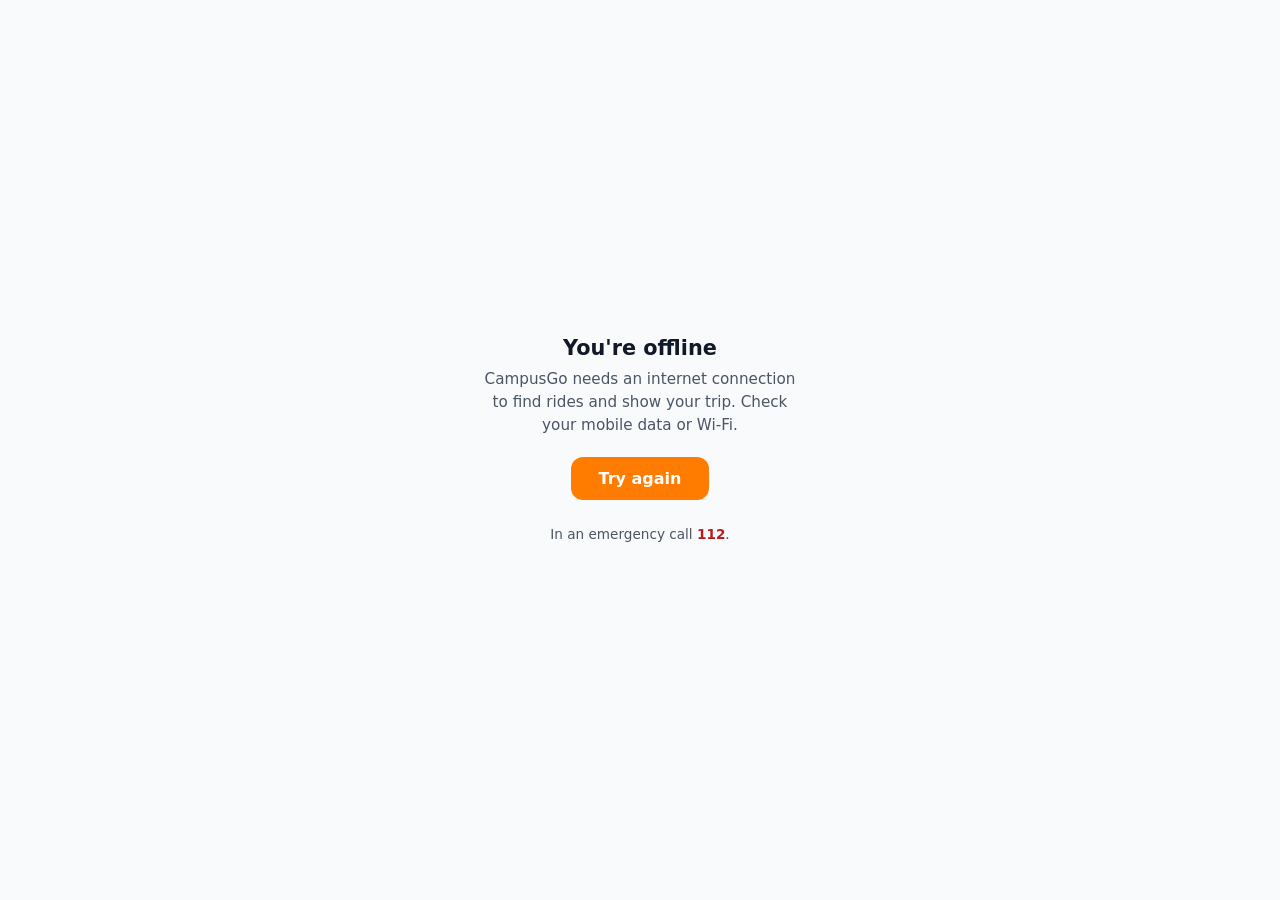
<file: frontend/offline.html>
<!DOCTYPE html>
<html lang="en">
<head>
  <meta charset="UTF-8">
  <meta name="viewport" content="width=device-width, initial-scale=1.0">
  <meta name="theme-color" content="#FF7C00">
  <title>CampusGo - Offline</title>
  <style>
    body { margin: 0; min-height: 100vh; display: flex; align-items: center; justify-content: center;
           background: #F8FAFC; color: #111827; font-family: system-ui, -apple-system, sans-serif; text-align: center; }
    main { max-width: 320px; padding: 24px; }
    h1 { font-size: 1.3rem; margin: 0 0 8px; }
    p { color: #4B5563; font-size: 0.95rem; line-height: 1.5; margin: 0 0 20px; }
    a { display: inline-block; background: #FF7C00; color: #fff; font-weight: 700; text-decoration: none;
        padding: 12px 28px; border-radius: 12px; }
    .sos { margin-top: 24px; font-size: 0.85rem; }
    .sos a { background: none; color: #B91C1C; padding: 0; }
  </style>
</head>
<body>
  <main>
    <h1>You're offline</h1>
    <p>CampusGo needs an internet connection to find rides and show your trip. Check your mobile data or Wi-Fi.</p>
    <a href="/">Try again</a>
    <p class="sos">In an emergency call <a href="tel:112">112</a>.</p>
  </main>
</body>
</html>
</file>
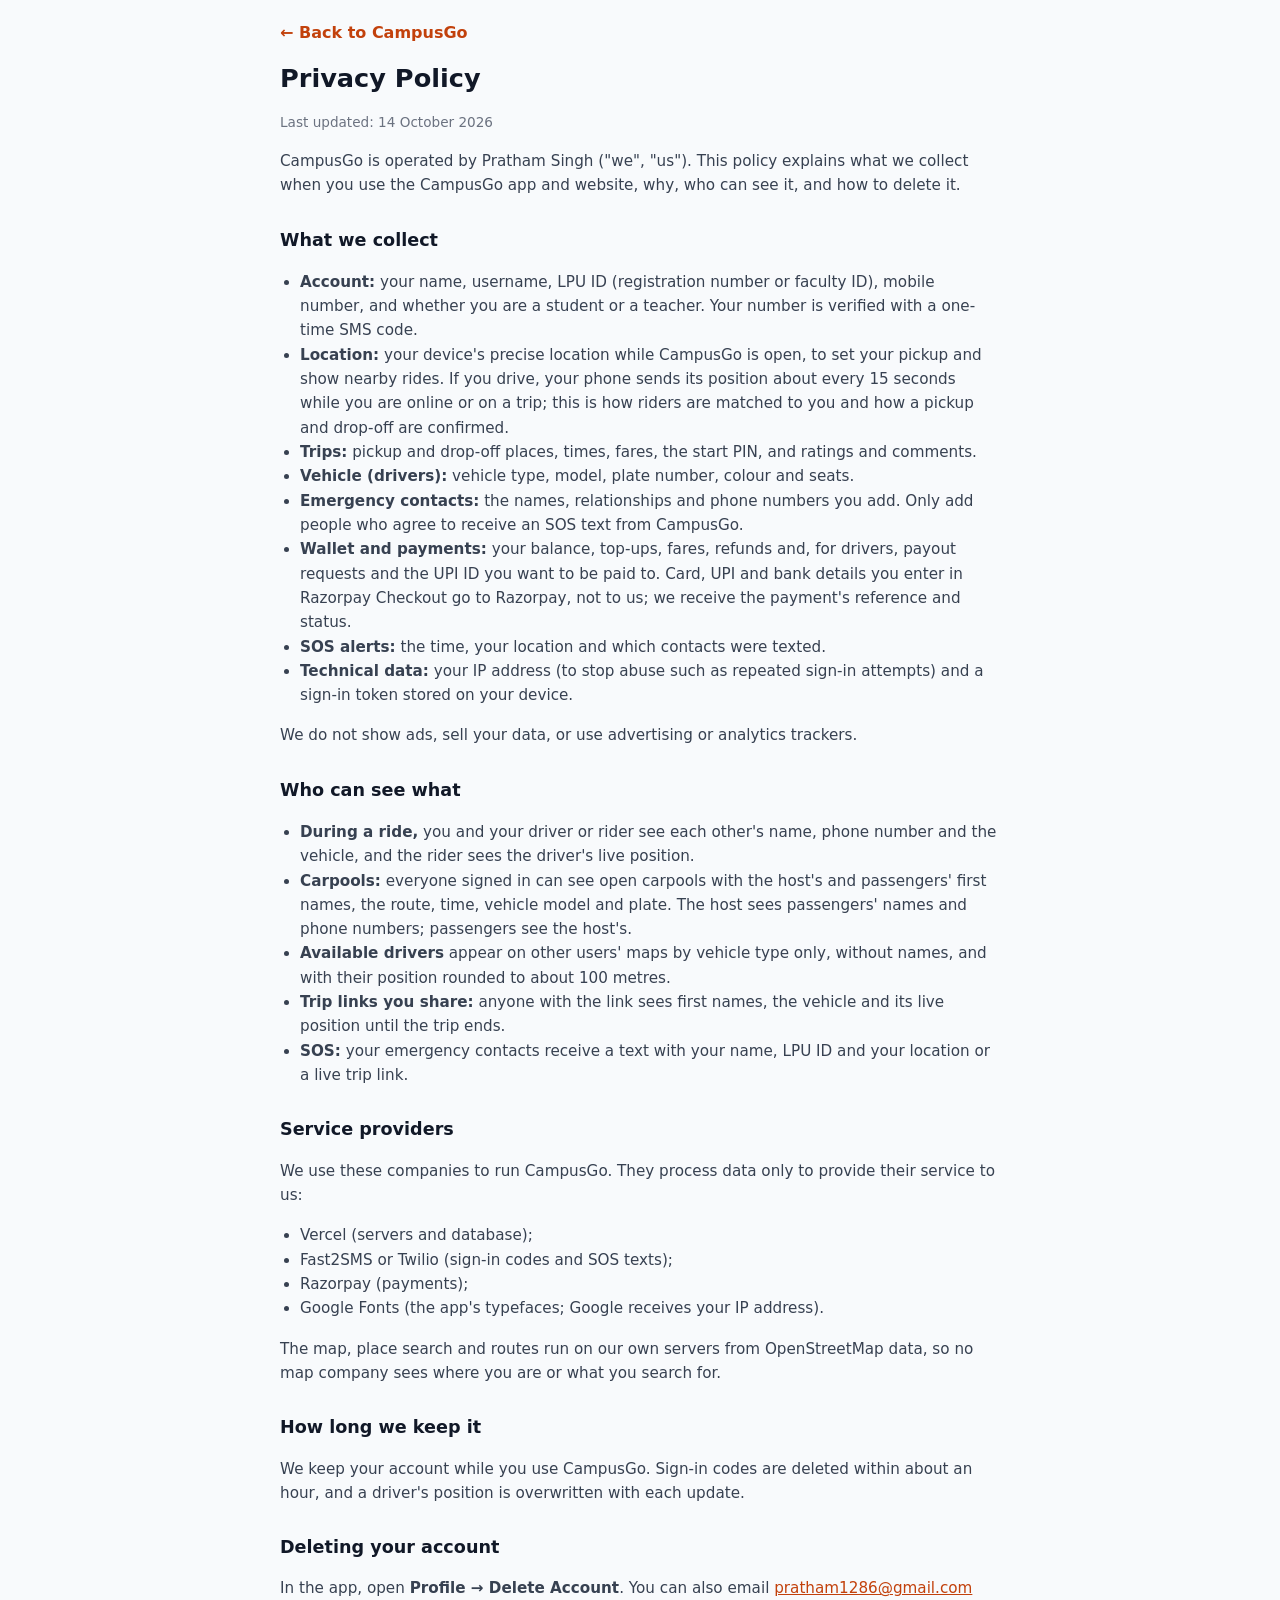
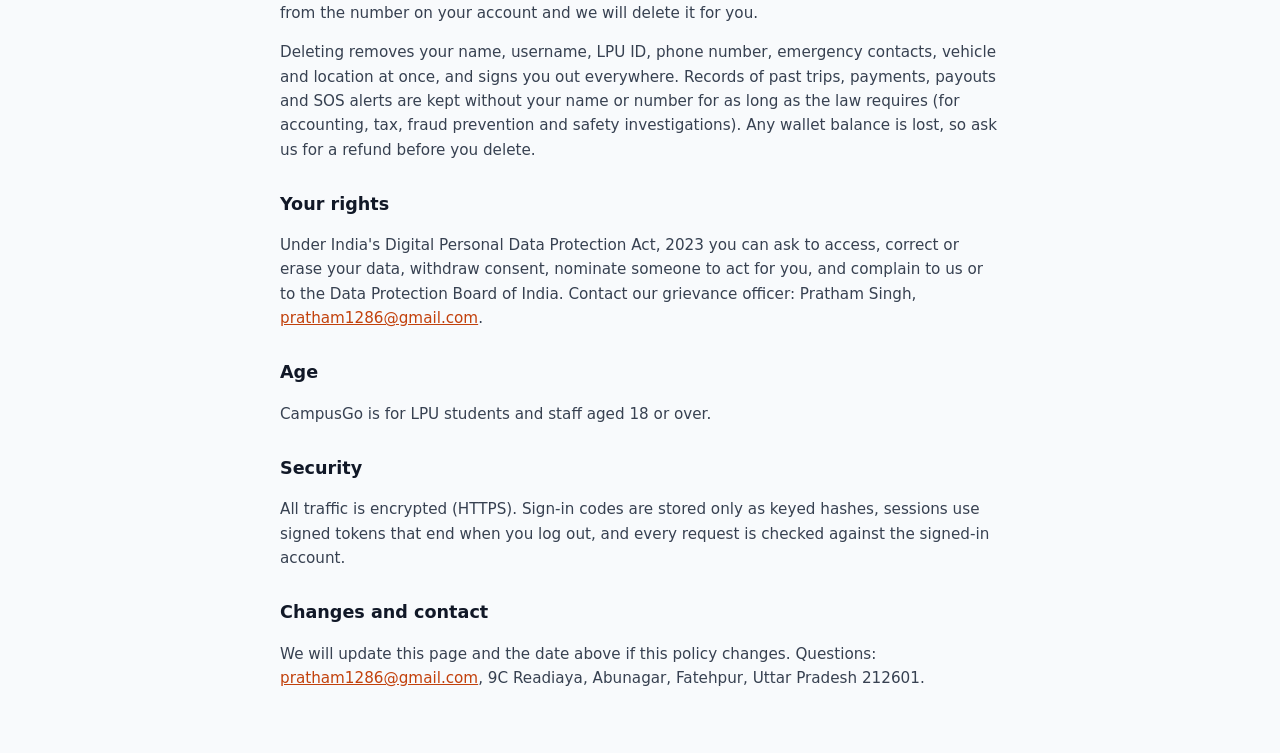
<file: frontend/privacy.html>
<!DOCTYPE html>
<!-- Before a public launch, have a lawyer review this policy. -->
<html lang="en">
<head>
  <meta charset="UTF-8">
  <meta name="viewport" content="width=device-width, initial-scale=1.0">
  <meta name="theme-color" content="#FF7C00">
  <title>CampusGo - Privacy Policy</title>
  <link rel="icon" type="image/svg+xml" href="/favicon.svg?v=4">
  <style>
    body { margin: 0; background: #F8FAFC; color: #111827; font-family: system-ui, -apple-system, sans-serif; line-height: 1.6; }
    main { max-width: 720px; margin: 0 auto; padding: 20px 18px 48px; }
    h1 { font-size: 1.6rem; margin: 12px 0 4px; }
    h2 { font-size: 1.1rem; margin: 28px 0 6px; }
    p, li { font-size: 0.95rem; color: #374151; }
    ul { padding-left: 20px; }
    a { color: #C2410C; }
    .back { font-weight: 700; text-decoration: none; }
    .updated { color: #6B7280; font-size: 0.85rem; }
  </style>
</head>
<body>
  <main>
    <a class="back" href="/">&larr; Back to CampusGo</a>
    <h1>Privacy Policy</h1>
    <p class="updated">Last updated: 14 October 2026</p>

    <p>CampusGo is operated by Pratham Singh ("we", "us"). This policy explains what we collect when you use the
      CampusGo app and website, why, who can see it, and how to delete it.</p>

    <h2>What we collect</h2>
    <ul>
      <li><strong>Account:</strong> your name, username, LPU ID (registration number or faculty ID), mobile number,
        and whether you are a student or a teacher. Your number is verified with a one-time SMS code.</li>
      <li><strong>Location:</strong> your device's precise location while CampusGo is open, to set your pickup and
        show nearby rides. If you drive, your phone sends its position about every 15 seconds while you are online or
        on a trip; this is how riders are matched to you and how a pickup and drop-off are confirmed.</li>
      <li><strong>Trips:</strong> pickup and drop-off places, times, fares, the start PIN, and ratings and comments.</li>
      <li><strong>Vehicle (drivers):</strong> vehicle type, model, plate number, colour and seats.</li>
      <li><strong>Emergency contacts:</strong> the names, relationships and phone numbers you add. Only add people
        who agree to receive an SOS text from CampusGo.</li>
      <li><strong>Wallet and payments:</strong> your balance, top-ups, fares, refunds and, for drivers, payout requests
        and the UPI ID you want to be paid to. Card, UPI and bank details you enter in Razorpay Checkout go to
        Razorpay, not to us; we receive the payment's reference and status.</li>
      <li><strong>SOS alerts:</strong> the time, your location and which contacts were texted.</li>
      <li><strong>Technical data:</strong> your IP address (to stop abuse such as repeated sign-in attempts) and a
        sign-in token stored on your device.</li>
    </ul>
    <p>We do not show ads, sell your data, or use advertising or analytics trackers.</p>

    <h2>Who can see what</h2>
    <ul>
      <li><strong>During a ride,</strong> you and your driver or rider see each other's name, phone number and the
        vehicle, and the rider sees the driver's live position.</li>
      <li><strong>Carpools:</strong> everyone signed in can see open carpools with the host's and passengers' first
        names, the route, time, vehicle model and plate. The host sees passengers' names and phone numbers;
        passengers see the host's.</li>
      <li><strong>Available drivers</strong> appear on other users' maps by vehicle type only, without names, and
        with their position rounded to about 100 metres.</li>
      <li><strong>Trip links you share:</strong> anyone with the link sees first names, the vehicle and its live
        position until the trip ends.</li>
      <li><strong>SOS:</strong> your emergency contacts receive a text with your name, LPU ID and your location or a
        live trip link.</li>
    </ul>

    <h2>Service providers</h2>
    <p>We use these companies to run CampusGo. They process data only to provide their service to us:</p>
    <ul>
      <li>Vercel (servers and database);</li>
      <li>Fast2SMS or Twilio (sign-in codes and SOS texts);</li>
      <li>Razorpay (payments);</li>
      <li>Google Fonts (the app's typefaces; Google receives your IP address).</li>
    </ul>
    <p>The map, place search and routes run on our own servers from OpenStreetMap data, so no map company sees
      where you are or what you search for.</p>

    <h2>How long we keep it</h2>
    <p>We keep your account while you use CampusGo. Sign-in codes are deleted within about an hour, and a driver's
      position is overwritten with each update.</p>

    <h2>Deleting your account</h2>
    <p>In the app, open <strong>Profile &rarr; Delete Account</strong>. You can also email
      <a href="mailto:pratham1286@gmail.com">pratham1286@gmail.com</a> from the number on your account and we will delete it for you.</p>
    <p>Deleting removes your name, username, LPU ID, phone number, emergency contacts, vehicle and location at once,
      and signs you out everywhere. Records of past trips, payments, payouts and SOS alerts are kept without your
      name or number for as long as the law requires (for accounting, tax, fraud prevention and safety
      investigations). Any wallet balance is lost, so ask us for a refund before you delete.</p>

    <h2>Your rights</h2>
    <p>Under India's Digital Personal Data Protection Act, 2023 you can ask to access, correct or erase your data,
      withdraw consent, nominate someone to act for you, and complain to us or to the Data Protection Board of India.
      Contact our grievance officer: Pratham Singh, <a href="mailto:pratham1286@gmail.com">pratham1286@gmail.com</a>.</p>

    <h2>Age</h2>
    <p>CampusGo is for LPU students and staff aged 18 or over.</p>

    <h2>Security</h2>
    <p>All traffic is encrypted (HTTPS). Sign-in codes are stored only as keyed hashes, sessions use signed tokens
      that end when you log out, and every request is checked against the signed-in account.</p>

    <h2>Changes and contact</h2>
    <p>We will update this page and the date above if this policy changes. Questions: <a href="mailto:pratham1286@gmail.com">pratham1286@gmail.com</a>,
      9C Readiaya, Abunagar, Fatehpur, Uttar Pradesh 212601.</p>
  </main>
</body>
</html>
</file>
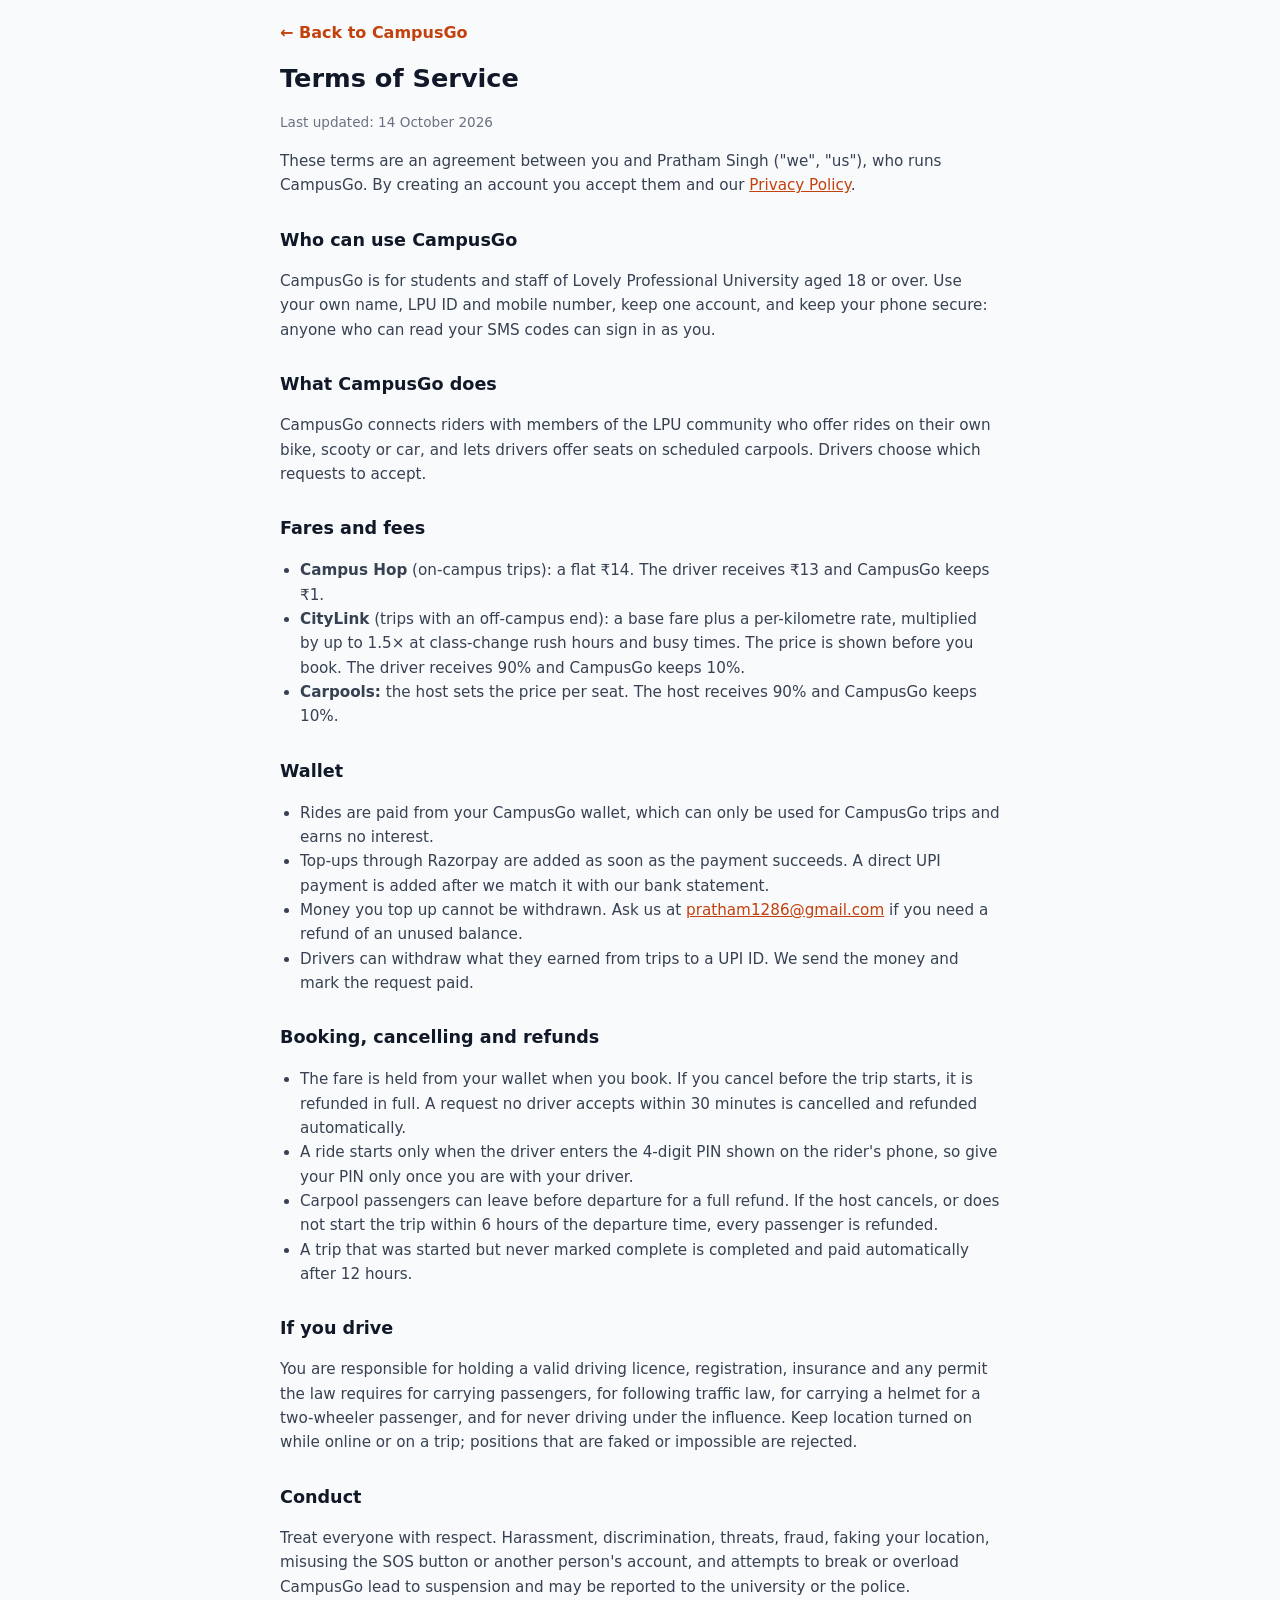
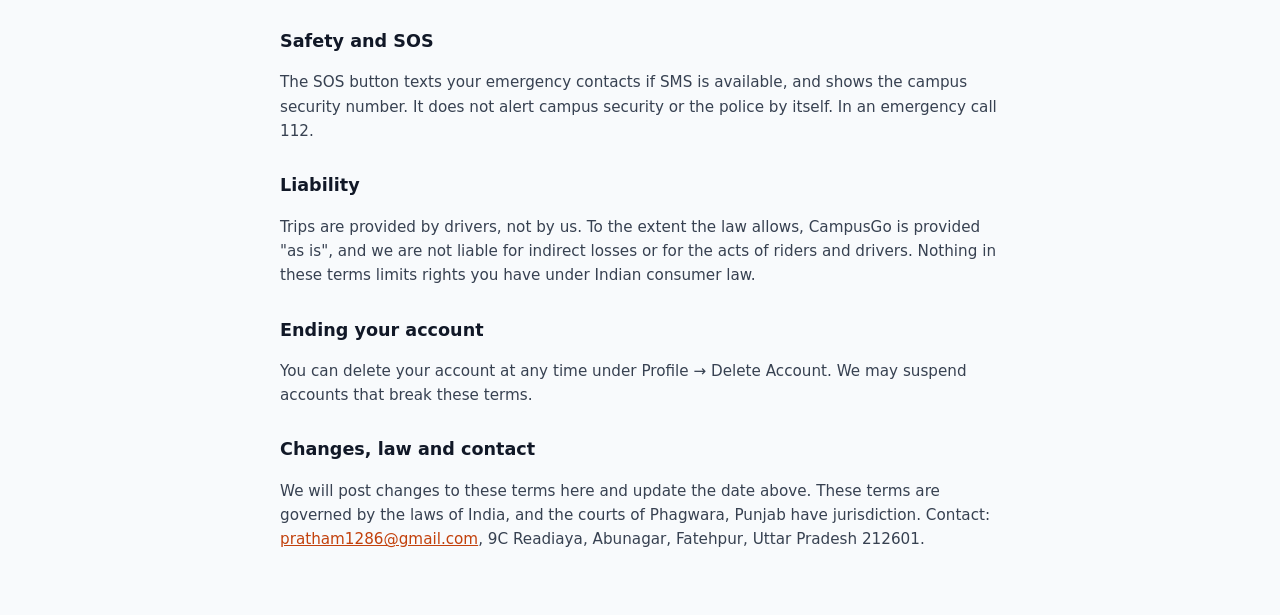
<file: frontend/terms.html>
<!DOCTYPE html>
<!-- Before a public launch, have a lawyer review these terms. -->
<html lang="en">
<head>
  <meta charset="UTF-8">
  <meta name="viewport" content="width=device-width, initial-scale=1.0">
  <meta name="theme-color" content="#FF7C00">
  <title>CampusGo - Terms of Service</title>
  <link rel="icon" type="image/svg+xml" href="/favicon.svg?v=4">
  <style>
    body { margin: 0; background: #F8FAFC; color: #111827; font-family: system-ui, -apple-system, sans-serif; line-height: 1.6; }
    main { max-width: 720px; margin: 0 auto; padding: 20px 18px 48px; }
    h1 { font-size: 1.6rem; margin: 12px 0 4px; }
    h2 { font-size: 1.1rem; margin: 28px 0 6px; }
    p, li { font-size: 0.95rem; color: #374151; }
    ul { padding-left: 20px; }
    a { color: #C2410C; }
    .back { font-weight: 700; text-decoration: none; }
    .updated { color: #6B7280; font-size: 0.85rem; }
  </style>
</head>
<body>
  <main>
    <a class="back" href="/">&larr; Back to CampusGo</a>
    <h1>Terms of Service</h1>
    <p class="updated">Last updated: 14 October 2026</p>

    <p>These terms are an agreement between you and Pratham Singh ("we", "us"), who runs CampusGo. By creating an
      account you accept them and our <a href="/privacy">Privacy Policy</a>.</p>

    <h2>Who can use CampusGo</h2>
    <p>CampusGo is for students and staff of Lovely Professional University aged 18 or over. Use your own name, LPU ID
      and mobile number, keep one account, and keep your phone secure: anyone who can read your SMS codes can sign in
      as you.</p>

    <h2>What CampusGo does</h2>
    <p>CampusGo connects riders with members of the LPU community who offer rides on their own bike, scooty or car,
      and lets drivers offer seats on scheduled carpools. Drivers choose which requests to accept.</p>

    <h2>Fares and fees</h2>
    <ul>
      <li><strong>Campus Hop</strong> (on-campus trips): a flat &#8377;14. The driver receives &#8377;13 and CampusGo
        keeps &#8377;1.</li>
      <li><strong>CityLink</strong> (trips with an off-campus end): a base fare plus a per-kilometre rate, multiplied by
        up to 1.5&times; at class-change rush hours and busy times. The price is shown before you book. The driver
        receives 90% and CampusGo keeps 10%.</li>
      <li><strong>Carpools:</strong> the host sets the price per seat. The host receives 90% and CampusGo keeps 10%.</li>
    </ul>

    <h2>Wallet</h2>
    <ul>
      <li>Rides are paid from your CampusGo wallet, which can only be used for CampusGo trips and earns no interest.</li>
      <li>Top-ups through Razorpay are added as soon as the payment succeeds. A direct UPI payment is added after we
        match it with our bank statement.</li>
      <li>Money you top up cannot be withdrawn. Ask us at <a href="mailto:pratham1286@gmail.com">pratham1286@gmail.com</a> if you need a refund of an unused balance.</li>
      <li>Drivers can withdraw what they earned from trips to a UPI ID. We send the money and mark the request paid.</li>
    </ul>

    <h2>Booking, cancelling and refunds</h2>
    <ul>
      <li>The fare is held from your wallet when you book. If you cancel before the trip starts, it is refunded in
        full. A request no driver accepts within 30 minutes is cancelled and refunded automatically.</li>
      <li>A ride starts only when the driver enters the 4-digit PIN shown on the rider's phone, so give your PIN only
        once you are with your driver.</li>
      <li>Carpool passengers can leave before departure for a full refund. If the host cancels, or does not start the
        trip within 6 hours of the departure time, every passenger is refunded.</li>
      <li>A trip that was started but never marked complete is completed and paid automatically after 12 hours.</li>
    </ul>

    <h2>If you drive</h2>
    <p>You are responsible for holding a valid driving licence, registration, insurance and any permit the law
      requires for carrying passengers, for following traffic law, for carrying a helmet for a two-wheeler passenger,
      and for never driving under the influence. Keep location turned on while online or on a trip; positions that
      are faked or impossible are rejected.</p>

    <h2>Conduct</h2>
    <p>Treat everyone with respect. Harassment, discrimination, threats, fraud, faking your location, misusing the SOS
      button or another person's account, and attempts to break or overload CampusGo lead to suspension and may be
      reported to the university or the police.</p>

    <h2>Safety and SOS</h2>
    <p>The SOS button texts your emergency contacts if SMS is available, and shows the campus security number. It does
      not alert campus security or the police by itself. In an emergency call 112.</p>

    <h2>Liability</h2>
    <p>Trips are provided by drivers, not by us. To the extent the law allows, CampusGo is provided "as is", and we
      are not liable for indirect losses or for the acts of riders and drivers. Nothing in these terms limits rights
      you have under Indian consumer law.</p>

    <h2>Ending your account</h2>
    <p>You can delete your account at any time under Profile &rarr; Delete Account. We may suspend accounts that break
      these terms.</p>

    <h2>Changes, law and contact</h2>
    <p>We will post changes to these terms here and update the date above. These terms are governed by the laws of
      India, and the courts of Phagwara, Punjab have jurisdiction. Contact: <a href="mailto:pratham1286@gmail.com">pratham1286@gmail.com</a>, 9C Readiaya, Abunagar, Fatehpur, Uttar Pradesh 212601.</p>
  </main>
</body>
</html>
</file>
